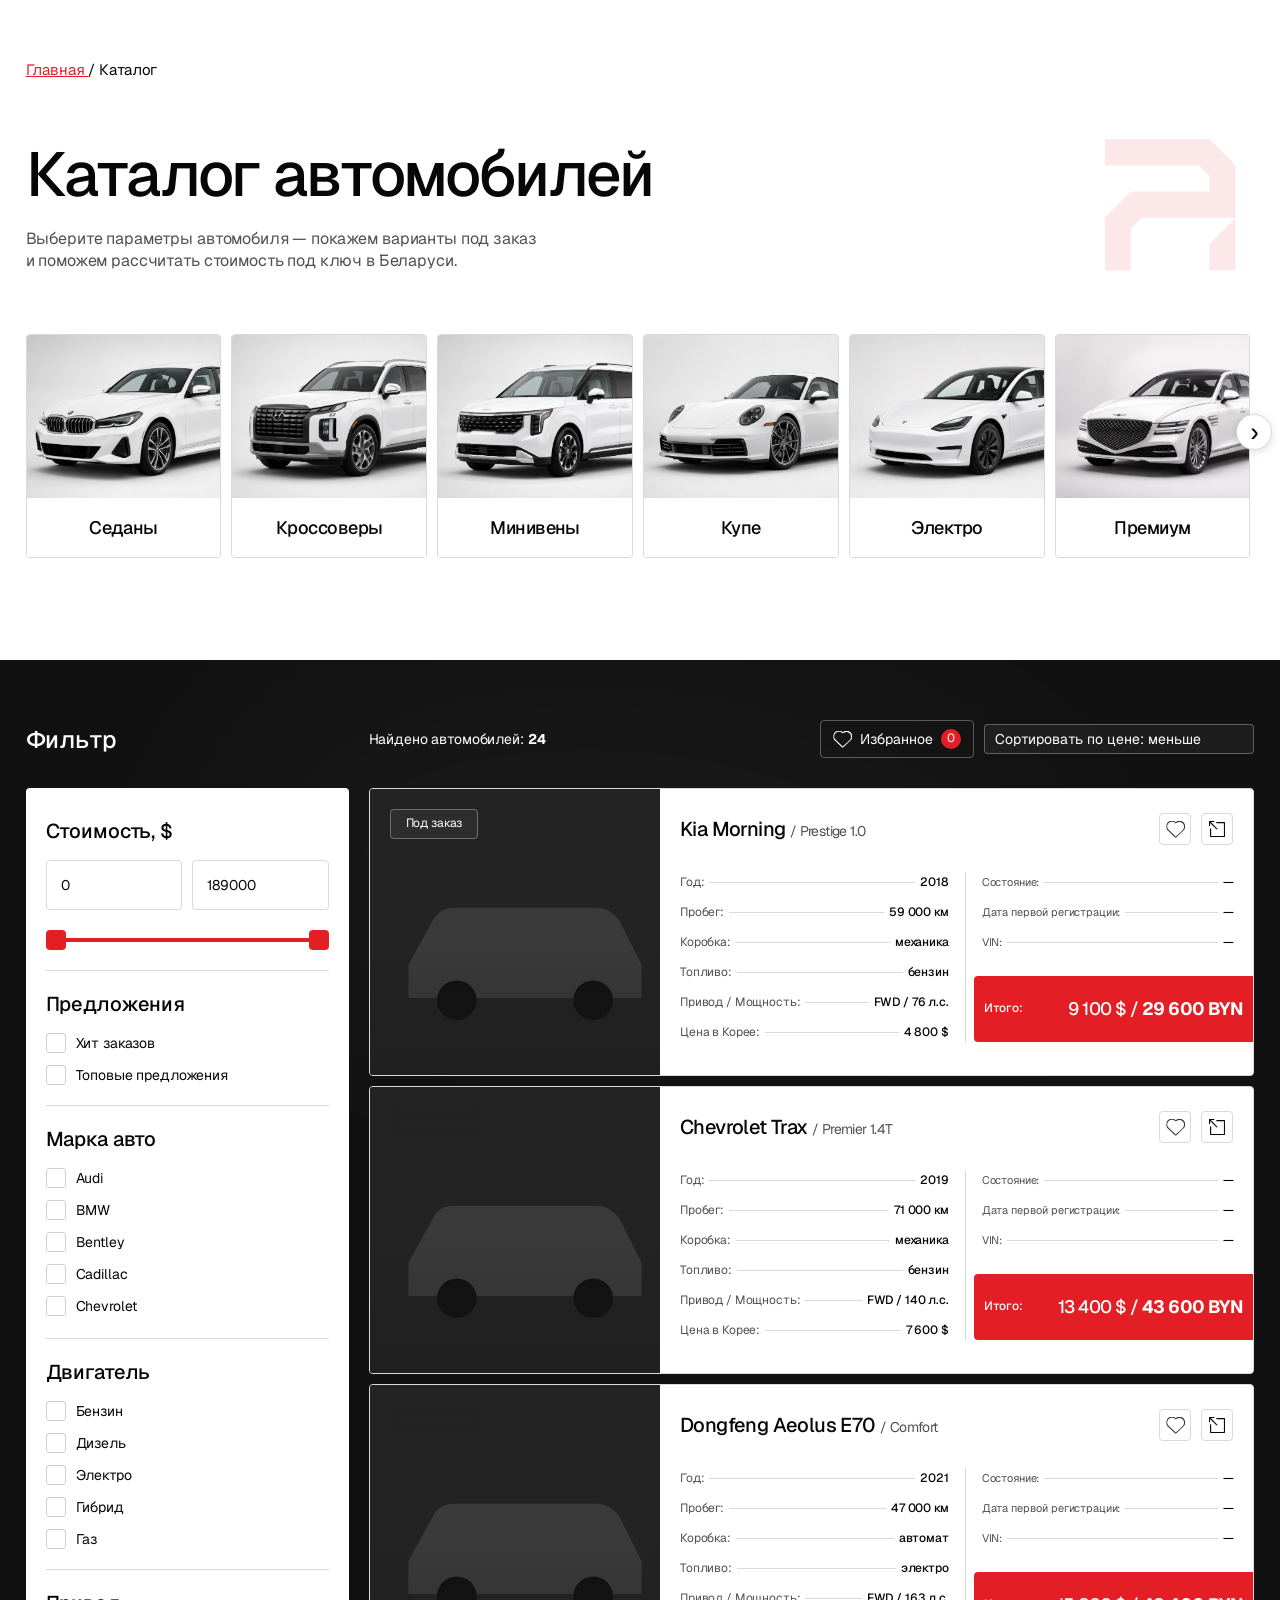
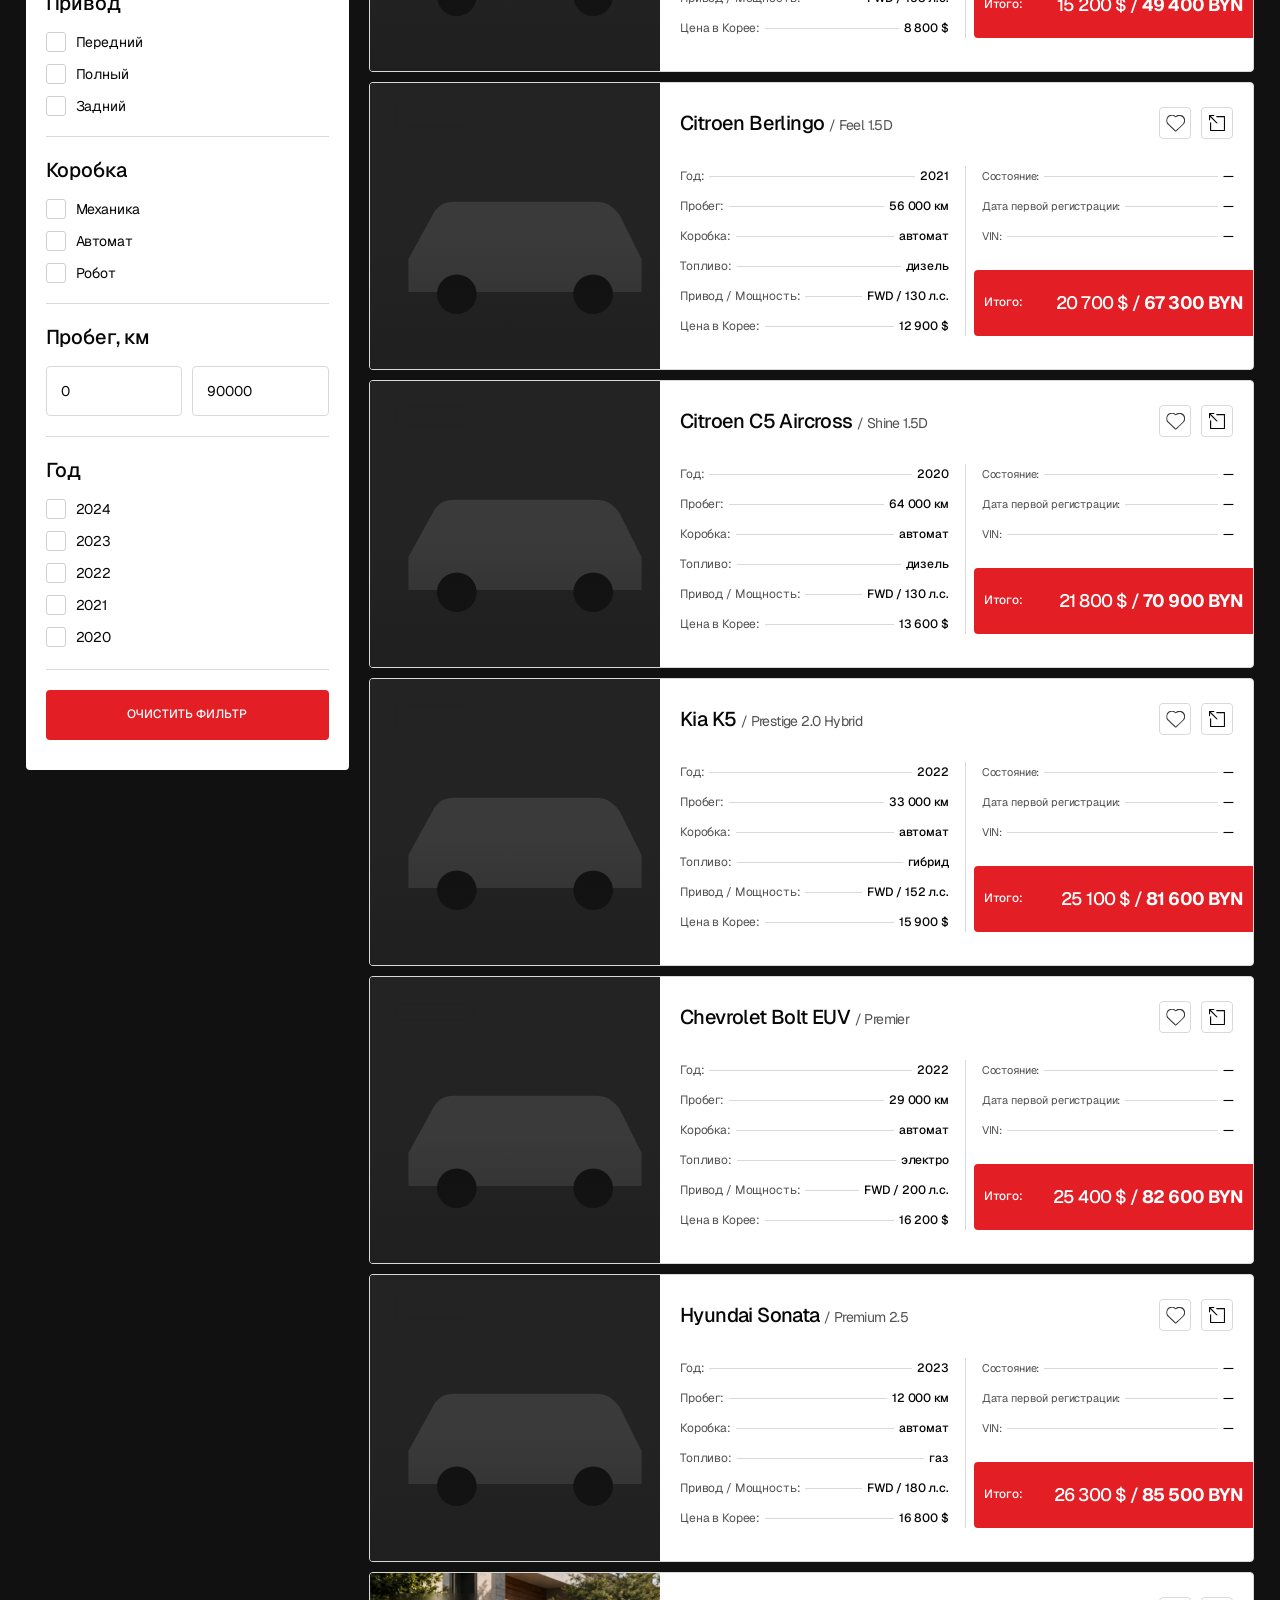
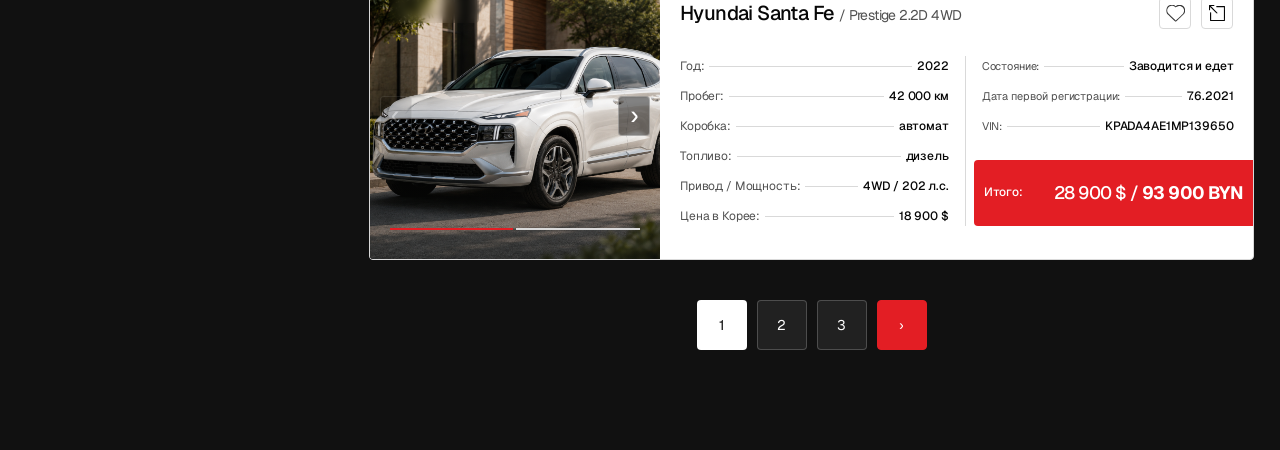
<file: index.html>
<!DOCTYPE html>
<html lang="ru">
  <head>
    <meta charset="UTF-8">
    <meta name="viewport" content="width=device-width, initial-scale=1">
    <title>
      Каталог автомобилей — AVTOPRIDE
    </title>
    <link rel="preconnect" href="https://fonts.googleapis.com">
    <link href="https://fonts.googleapis.com/css2?family=Geist:wght@400;500;600&display=swap" rel="stylesheet">
    <link rel="stylesheet" href="css/style.css?v=container">
  </head>
  <body>
    <main class="catalog">
      <section class="catalog-intro">
        <div class="catalog__container">
          <div class="breadcrumbs">
            <a href="#">
              Главная
            </a>
            /
            <span>
              Каталог
            </span>
          </div>
          <h1 class="catalog-intro__title">
            Каталог автомобилей
          </h1>
          <p class="catalog-intro__description">
            Выберите параметры автомобиля — покажем варианты под заказ и поможем рассчитать стоимость под ключ в Беларуси.
          </p>
          <div class="category-carousel">
            <div class="category-carousel__track" id="cats" role="group" aria-label="Тип автомобиля">
            </div>
            <button class="category-carousel__arrow category-carousel__arrow--previous" id="catsPrev" aria-label="Предыдущие типы автомобилей">
              ‹
            </button>
            <button class="category-carousel__arrow category-carousel__arrow--next" id="catsNext" aria-label="Следующие типы автомобилей">
              ›
            </button>
          </div>
        </div>
      </section>
      <section class="catalog-results">
        <div class="catalog__container">
          <div class="catalog-results__layout">
            <h2 class="catalog-results__filter-title">
              Фильтр
            </h2>
            <div class="catalog-toolbar">
              <span class="catalog-toolbar__result-count">
                Найдено автомобилей:
                <b id="found">
                  0
                </b>
              </span>
              <div class="catalog-toolbar__controls">
                <button class="catalog-toolbar__filter-button" id="openFilters" aria-haspopup="dialog" aria-controls="mobileFilters">
                  Фильтры
                  <span class="catalog-toolbar__filter-count" id="filterCount" hidden>
                    0
                  </span>
                </button>
                <button class="catalog-toolbar__favorites-button" id="openFavorites" aria-haspopup="dialog" aria-controls="favoritesDrawer">
                  <img class="catalog-toolbar__favorites-icon" src="assets/icons/heart.svg" alt="">
                  Избранное
                  <span class="catalog-toolbar__favorites-count" id="favoritesCount">
                    0
                  </span>
                </button>
                <select class="catalog-toolbar__sort" id="sort">
                  <option value="price-asc">
                    Сортировать по цене: меньше
                  </option>
                  <option value="price-desc">
                    Сортировать по цене: больше
                  </option>
                  <option value="year-desc">
                    Сначала новее
                  </option>
                  <option value="mileage-asc">
                    По пробегу: меньше
                  </option>
                </select>
              </div>
            </div>
            <div class="catalog-results__filter-slot" id="filterSlot">
              <aside class="catalog-filter" id="filter">
              </aside>
            </div>
            <section>
              <div class="catalog-results__list" id="grid">
              </div>
              <nav aria-label="Страницы каталога" class="pagination" id="pager">
              </nav>
            </section>
          </div>
        </div>
      </section>
    </main>
    <dialog class="filter-dialog" id="mobileFilters" aria-labelledby="mobileFilterTitle">
      <div class="filter-dialog__shell">
        <div class="filter-dialog__header">
          <h2 class="filter-dialog__title" id="mobileFilterTitle">
            Фильтры
          </h2>
          <button class="filter-dialog__close" id="closeFilters" aria-label="Закрыть фильтры">
            ×
          </button>
        </div>
        <div class="filter-dialog__content" id="mobileFilterContent">
        </div>
        <div class="filter-dialog__footer">
          <button class="filter-dialog__submit" id="showFilteredCars">
            Показать автомобили
          </button>
        </div>
      </div>
    </dialog>
    <dialog class="favorites-drawer" id="favoritesDrawer" aria-labelledby="favoritesTitle">
      <div class="favorites-drawer__header">
        <div>
          <h2 class="favorites-drawer__title" id="favoritesTitle">
            Избранные авто
          </h2>
          <p class="favorites-drawer__summary" id="favoritesSummary" aria-live="polite">
          </p>
        </div>
        <button class="favorites-drawer__close" id="closeFavorites" aria-label="Закрыть избранное">
          ×
        </button>
      </div>
      <div class="favorites-drawer__content" id="favoritesContent">
      </div>
      <div class="favorites-drawer__footer">
        Сохранённые автомобили останутся здесь при следующем посещении.
      </div>
    </dialog>
    <script src="js/data.js">
    </script>
    <script src="js/common.js">
    </script>
    <script src="js/app.js">
    </script>
  </body>
</html>
</file>
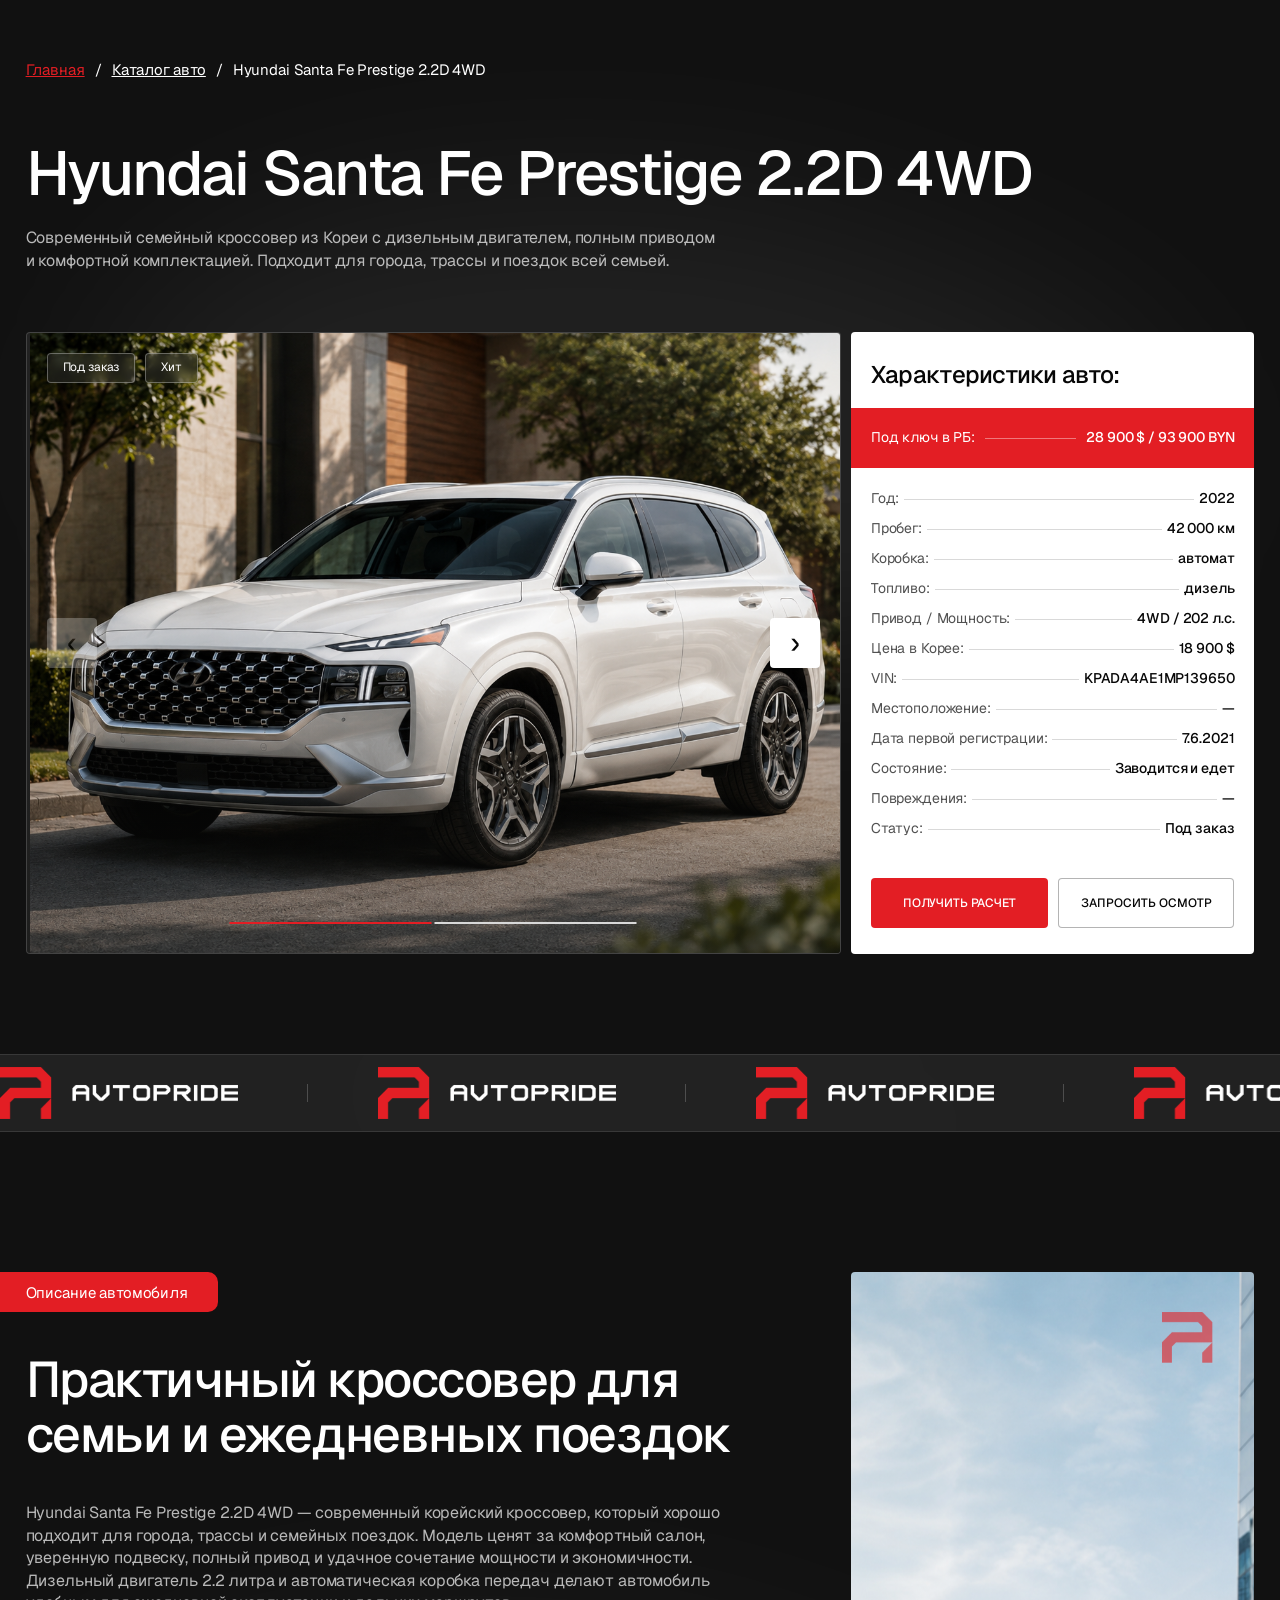
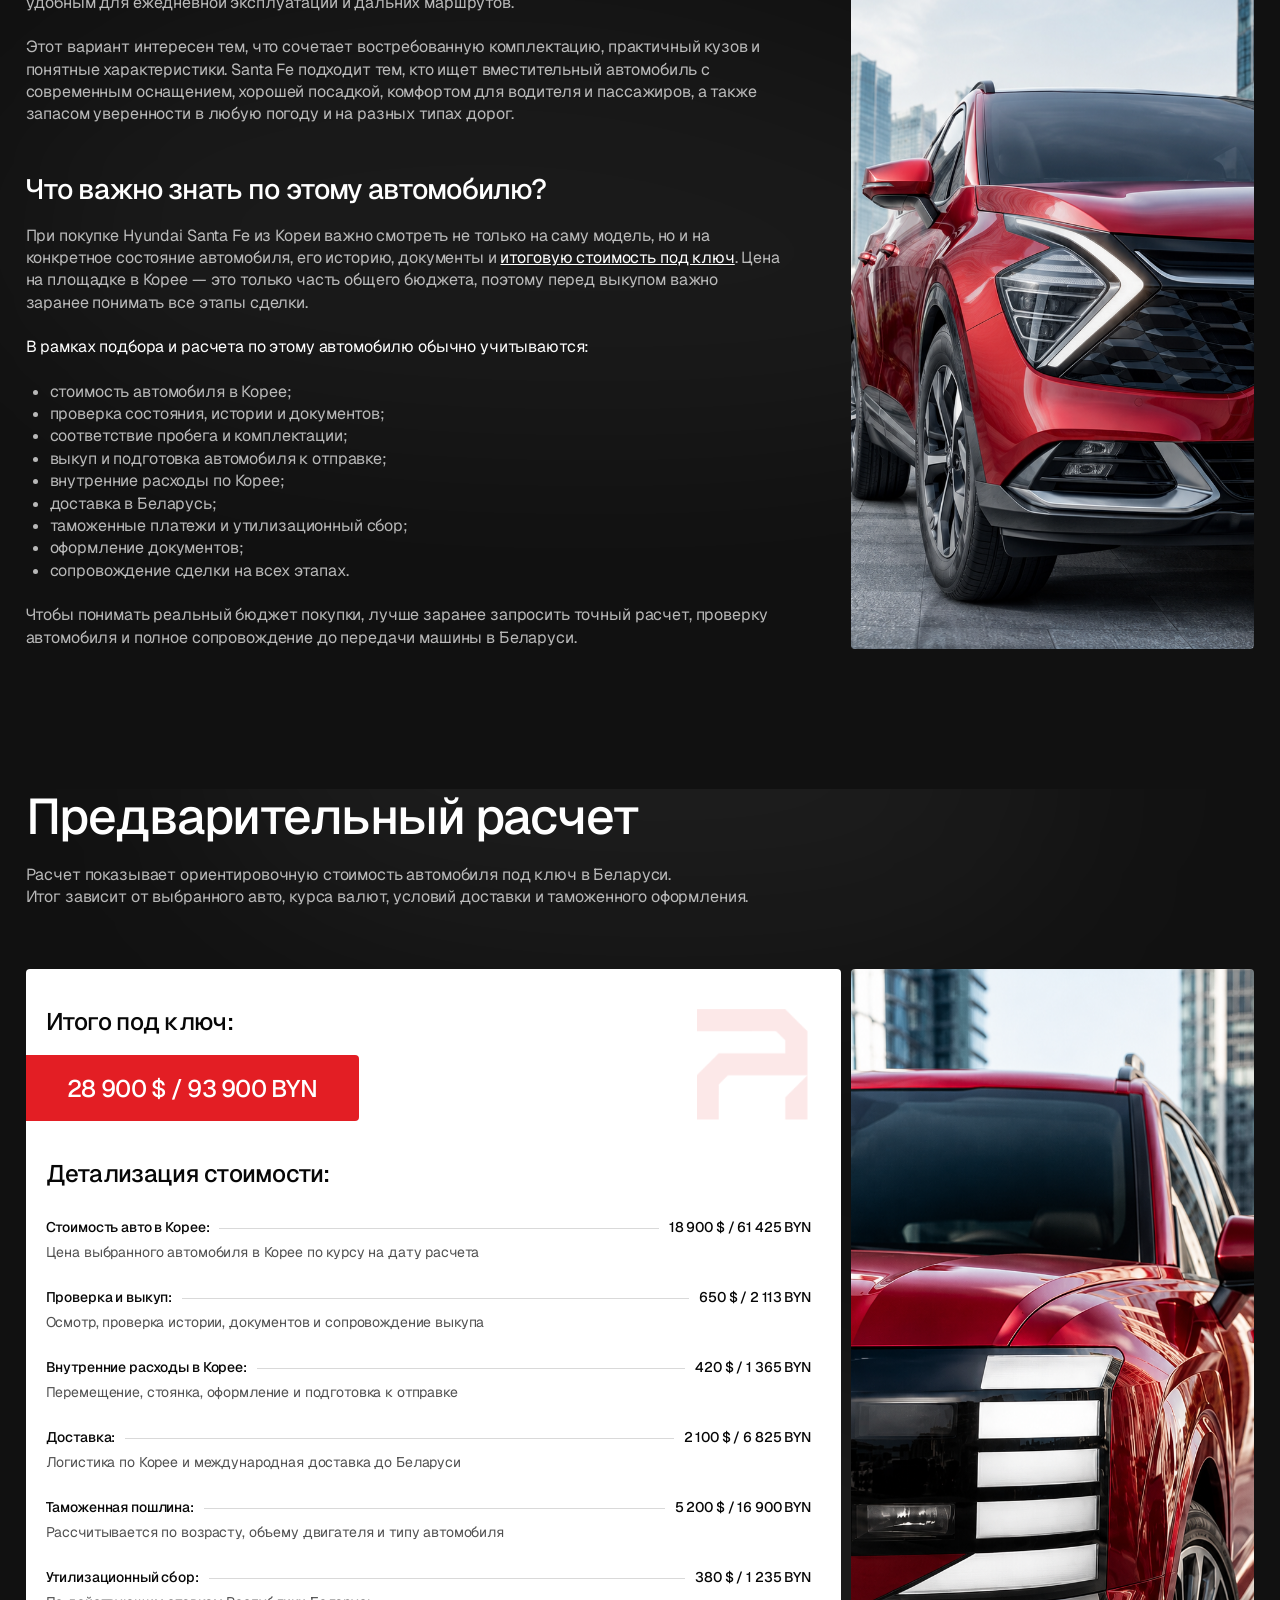
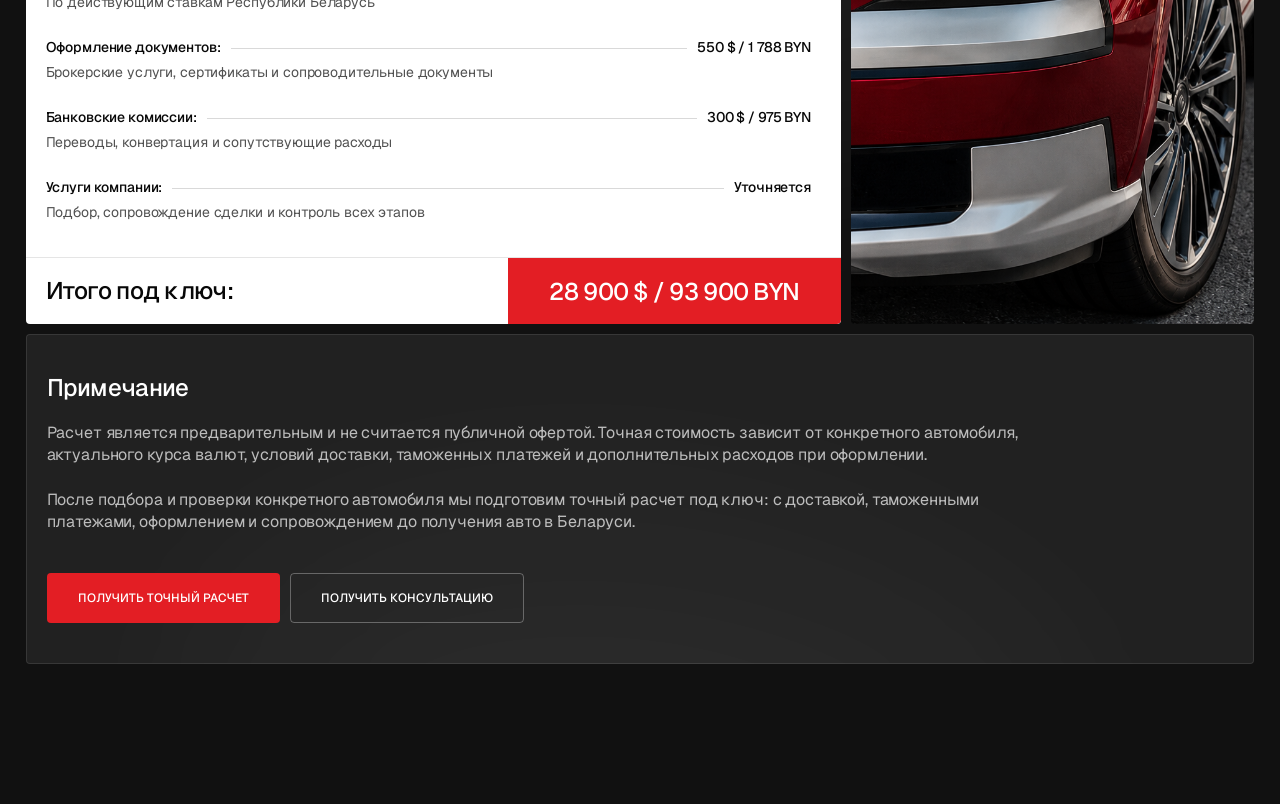
<file: car.html>
<!DOCTYPE html>
<html lang="ru">
  <head>
    <meta charset="UTF-8">
    <meta name="viewport" content="width=device-width, initial-scale=1">
    <title>
      Автомобиль — AVTOPRIDE
    </title>
    <link rel="preconnect" href="https://fonts.googleapis.com">
    <link href="https://fonts.googleapis.com/css2?family=Geist:wght@400;500;600;700&display=swap" rel="stylesheet">
    <link rel="stylesheet" href="css/style.css?v=container">
    <link rel="stylesheet" href="css/detail.css?v=container">
  </head>
  <body>
    <main class="car-detail" id="carDetail">
    </main>
    <dialog class="contact-dialog" id="contactDialog" aria-labelledby="contactTitle">
      <button class="contact-dialog__close" id="closeContact" aria-label="Закрыть окно">
        ×
      </button>
      <h2 class="contact-dialog__title" id="contactTitle">
        Свяжитесь с нами
      </h2>
      <p class="contact-dialog__description" id="contactDescription">
      </p>
      <a class="detail-button detail-button--primary" href="tel:+375447077575">
        +375 (44) 707-75-75
      </a>
      <a class="contact-dialog__email" id="contactEmail" href="mailto:info@avtopride.by">
        info@avtopride.by
      </a>
    </dialog>
    <script src="js/data.js">
    </script>
    <script src="js/common.js">
    </script>
    <script src="js/detail-data.js">
    </script>
    <script src="js/detail.js">
    </script>
  </body>
</html>
</file>
<file: css/style.css>
:root {
  /* Как на основном сайте: контент занимает 96% ширины экрана. */
  --container-gutter: 2vw;
  --bg: #111;
  --red: #e31e24;
  --ink: #070707;
  --mute: rgba(255, 255, 255, 0.7);
  --glass: linear-gradient(rgba(0, 0, 0, 0.2), rgba(0, 0, 0, 0.2)), linear-gradient(rgba(255, 255, 255, 0.1), rgba(255, 255, 255, 0.1));
}

* {
  box-sizing: border-box;
  margin: 0;
  padding: 0;
}

body {
  background: var(--bg);
  color: #fff;
  font: 400 14px/1.3 'Geist', Inter, system-ui, sans-serif;
  letter-spacing: -0.01em;
}

a {
  color: inherit;
  text-decoration: none;
}

button, select, input {
  font: inherit;
  color: inherit;
}

.catalog__container {
  width: 100%;
  margin: 0 auto;
  padding: 0 var(--container-gutter);
}

/* intro */
.breadcrumbs {
  margin: 60px 0 0;
  font-size: 15px;

  & a {
    text-decoration: underline;
  }
}

.catalog-intro__title {
  font-weight: 500;
  font-size: 62px;
  line-height: 1.1;
  letter-spacing: -0.03em;
  margin-top: 60px;
}

.catalog-intro__description {
  max-width: 514px;
  margin-top: 20px;
  font-size: 16px;
  line-height: 1.4;
  color: var(--mute);
}

/* category carousel */
.catalog-intro {
  background: #fff;
  color: var(--ink);
  padding: 60px 0 100px;

  & .catalog__container {
    position: relative;
  }

  & .catalog__container::after {
    content: '';
    position: absolute;
    right: 40px;
    top: 79px;
    width: 135px;
    height: 132px;
    background: rgba(227, 30, 36, 0.1);
    mask: url('../assets/catalog-mark.png') center/contain no-repeat;
    pointer-events: none;
  }
}

.breadcrumbs {
  margin: 0;
  font-size: 15px;

  & a {
    color: var(--red);
  }
}

.catalog-intro__description {
  color: rgba(7, 7, 7, 0.7);
}

.category-carousel {
  position: relative;
  margin-top: 60px;
}

.category-carousel__track {
  display: flex;
  gap: 10px;
  overflow-x: auto;
  scroll-snap-type: x mandatory;
  overscroll-behavior-x: contain;
  scrollbar-width: none;
  padding: 2px;

  &::-webkit-scrollbar {
    display: none;
  }
}

.category-carousel__item {
  position: relative;
  flex: 0 0 calc((100% - 50px)/6);
  height: 224px;
  border: 1px solid #d9d9d9;
  border-radius: 4px;
  overflow: hidden;
  cursor: pointer;
  background: #fff;
  text-align: center;
  scroll-snap-align: start;
  user-select: none;
}

.category-carousel__image-wrapper {
  position: absolute;
  inset: 0 0 59px;
  overflow: hidden;
}

.category-carousel__image {
  position: absolute;
  top: 0;
  left: -2.39%;
  width: 133.49%;
  height: 100%;
  max-width: none;
}

.category-carousel__item:nth-child(2) img {
  left: -3.01%;
  width: 133.06%;
}

.category-carousel__item:nth-child(3) img {
  left: -1.34%;
  width: 133.11%;
}

.category-carousel__item:nth-child(4) img {
  left: -1.69%;
  width: 133.67%;
}

.category-carousel__item:nth-child(5) img {
  left: 0;
  width: 133.67%;
}

.category-carousel__item:nth-child(6) img {
  left: -10.05%;
  top: -4.25%;
  width: 146.77%;
  height: 110%;
}

.category-carousel__item:nth-child(7) img {
  left: 0.12%;
  width: 133.72%;
}

.category-carousel__label {
  position: absolute;
  inset: auto 0 0;
  height: 59px;
  display: grid;
  place-items: center;
  background: #fff;
  color: var(--ink);
  font-weight: 500;
  font-size: 18px;
  letter-spacing: -0.03em;
}

.category-carousel__item--selected {
  border-color: var(--red);
  box-shadow: inset 0 0 0 1px var(--red);

  & span {
    color: var(--red);
  }
}

.category-carousel__item:focus-visible {
  outline: 2px solid var(--red);
  outline-offset: -3px;
}

.category-carousel__arrow {
  position: absolute;
  top: 82px;
  width: 36px;
  height: 36px;
  border: 1px solid #d9d9d9;
  border-radius: 50%;
  background: #fff;
  color: var(--ink);
  font-size: 26px;
  cursor: pointer;
  box-shadow: 0 2px 8px #0002;
}

.category-carousel__arrow--previous {
  left: -18px;
}

.category-carousel__arrow--next {
  right: -18px;
}

.category-carousel__arrow:disabled {
  visibility: hidden;
}

.category-carousel__track--dragging {
  scroll-snap-type: none;
  cursor: grabbing;

  & .category-carousel__item {
    cursor: grabbing;
  }
}

.catalog-results {
  padding: 60px 0 100px;
  position: relative;
  background: var(--bg);
  isolation: isolate;

  &::before {
    content: '';
    position: absolute;
    top: -200px;
    left: 0;
    width: 100%;
    height: 1000px;
    background: url('../assets/catalog-glow.svg') center top/auto no-repeat;
    z-index: -1;
    pointer-events: none;
    opacity: 0.6;
  }
}

/* layout */
.catalog-results__layout {
  display: grid;
  grid-template-columns: 323px minmax(0, 1fr);
  column-gap: 20px;
  margin-top: 0;
  align-items: start;
}

.catalog-results__filter-title {
  font-weight: 500;
  font-size: 24px;
  align-self: center;
  margin-bottom: 30px;
}

.catalog-toolbar {
  display: flex;
  justify-content: space-between;
  align-items: center;
  margin-bottom: 30px;
  gap: 16px;
}

.catalog-toolbar__controls {
  display: flex;
  gap: 10px;
  align-items: center;
}

.catalog-toolbar__sort {
  height: 30px;
  border: 1px solid rgba(255, 255, 255, 0.3);
  background: rgba(255, 255, 255, 0.05);
  border-radius: 4px;
  cursor: pointer;
}

.catalog-toolbar__sort {
  width: 270px;
  padding: 0 10px;
  appearance: none;

  & option {
    color: #000;
  }
}

/* filter panel */
.catalog-filter {
  background: #fff;
  color: var(--ink);
  border-radius: 4px;
  padding: 30px 20px 30px;
  font-size: 14px;
}

.catalog-filter__group {
  padding-bottom: 20px;
  margin-bottom: 20px;
  border-bottom: 1px solid #d9d9d9;
}

.catalog-filter__heading {
  font-weight: 500;
  font-size: 20px;
  margin-bottom: 16px;
}

.catalog-filter__options {
  display: flex;
  flex-direction: column;
  gap: 12px;

  &.catalog-filter__options--scrollable {
    max-height: 150px;
    overflow: auto;
    padding-right: 14px;
  }

  &.catalog-filter__options--scrollable::-webkit-scrollbar {
    width: 4px;
  }

  &.catalog-filter__options--scrollable::-webkit-scrollbar-thumb {
    background: var(--red);
  }

  &.catalog-filter__options--scrollable::-webkit-scrollbar-track {
    background: #d9d9d9;
  }
}

.catalog-filter__option {
  display: flex;
  gap: 10px;
  align-items: center;
  cursor: pointer;

  & input {
    appearance: none;
    width: 20px;
    height: 20px;
    border: 1px solid #cfcfcf;
    border-radius: 3px;
    display: grid;
    place-items: center;
    flex: none;
  }

  & input:checked {
    background: var(--red);
    border-color: var(--red);
  }

  & input:checked::after {
    content: '';
    width: 5px;
    height: 9px;
    border: solid #fff;
    border-width: 0 2px 2px 0;
    transform: rotate(45deg) translate(-1px, -1px);
  }
}

.catalog-filter__range-inputs {
  display: flex;
  gap: 10px;

  & input {
    width: 100%;
    height: 50px;
    border: 1px solid #d9d9d9;
    border-radius: 4px;
    padding: 0 14px;
    background: #fff;
    color: var(--ink);
  }
}

.catalog-filter__range-slider {
  position: relative;
  height: 20px;
  margin-top: 20px;

  &::before {
    content: '';
    position: absolute;
    inset: 8px 0 auto;
    height: 4px;
    background: #d9d9d9;
    border-radius: 2px;
  }

  & .catalog-filter__range-fill {
    position: absolute;
    top: 8px;
    height: 4px;
    background: var(--red);
  }

  & input {
    position: absolute;
    inset: 0;
    width: 100%;
    appearance: none;
    background: none;
    pointer-events: none;
  }

  & input::-webkit-slider-thumb {
    appearance: none;
    pointer-events: auto;
    width: 20px;
    height: 20px;
    background: var(--red);
    border-radius: 4px;
    cursor: pointer;
  }

  & input::-moz-range-thumb {
    pointer-events: auto;
    width: 20px;
    height: 20px;
    background: var(--red);
    border: 0;
    border-radius: 4px;
    cursor: pointer;
  }
}

.catalog-filter__reset {
  width: 100%;
  height: 50px;
  background: var(--red);
  color: #fff;
  border: 0;
  border-radius: 4px;
  text-transform: uppercase;
  font-weight: 500;
  font-size: 12px;
  cursor: pointer;
}

/* list cards: photo, specifications, vehicle details and total */
.catalog-results__list {
  display: grid;
  grid-template-columns: 1fr;
  gap: 10px;
  min-width: 0;
}

.car-card {
  background: #fff;
  color: var(--ink);
  border-radius: 4px;
  overflow: hidden;
  display: grid;
  grid-template-columns: minmax(230px, 32.86%) minmax(0, 1fr);
  border: 1px solid #d9d9d9;
  min-height: 286px;
}

.photo-gallery {
  position: relative;
  min-height: 286px;
  background: #222;
  overflow: hidden;
}

.photo-gallery__track {
  position: absolute;
  inset: 0;
  display: flex;
  overflow-x: auto;
  scroll-snap-type: x mandatory;
  scrollbar-width: none;
  overscroll-behavior-x: contain;

  &::-webkit-scrollbar {
    display: none;
  }
}

.photo-gallery__slide {
  position: relative;
  flex: 0 0 100%;
  height: 100%;
  overflow: hidden;
  scroll-snap-align: start;
  scroll-snap-stop: always;
}

.photo-gallery__image {
  position: absolute;
  height: 100%;
  width: 114.07%;
  left: -3.56%;
  object-fit: cover;
  display: block;
  user-select: none;
}

.photo-gallery--multiple .photo-gallery__track {
  cursor: grab;
}

.photo-gallery__track--dragging {
  cursor: grabbing;
  scroll-snap-type: none;
}

.photo-gallery__track:focus-visible {
  outline: 2px solid var(--red);
  outline-offset: -2px;
}

.photo-gallery__arrow {
  position: absolute;
  top: 50%;
  transform: translateY(-50%);
  z-index: 2;
  width: 32px;
  height: 40px;
  background: #0007;
  border: 1px solid #fff5;
  border-radius: 4px;
  color: #fff;
  font-size: 26px;
  cursor: pointer;
}

.photo-gallery__arrow--previous {
  left: 10px;
}

.photo-gallery__arrow--next {
  right: 10px;
}

.photo-gallery__arrow:disabled {
  opacity: 0.25;
  cursor: default;
}

.photo-gallery::after {
  content: '';
  position: absolute;
  inset: 0;
  background: linear-gradient(transparent 56%, rgba(25, 26, 24, 0.4));
  pointer-events: none;
}

.photo-gallery__badge {
  position: absolute;
  left: 20px;
  top: 20px;
  height: 30px;
  padding: 0 15px;
  display: flex;
  align-items: center;
  border: 0.5px solid rgba(255, 255, 255, 0.3);
  border-radius: 4px;
  background: var(--glass);
  backdrop-filter: blur(5px);
  color: #fff;
  font-size: 12px;
  z-index: 1;
}

.photo-gallery__indicators {
  position: absolute;
  left: 20px;
  right: 20px;
  bottom: 20px;
  display: flex;
  gap: 3px;
  z-index: 2;
}

.photo-gallery__indicator {
  position: relative;
  flex: 1;
  min-width: 0;
  height: 20px;
  border: 0;
  background: transparent;
  cursor: pointer;

  &::after {
    content: '';
    position: absolute;
    left: 0;
    right: 0;
    top: 9px;
    height: 2px;
    background: #d9d9d9;
  }

  &.photo-gallery__indicator--active::after {
    background: var(--red);
  }

  &:focus-visible {
    outline: 2px solid #fff;
  }
}

.car-card__body {
  padding: 23px 20px 30px 30px;
  min-width: 0;
}

.car-card__heading {
  display: flex;
  align-items: center;
  justify-content: space-between;
  gap: 12px;
  margin-bottom: 23px;
  min-height: 40px;
}

.car-card__title {
  font-weight: 500;
  font-size: 24px;
  line-height: 1.1;
  letter-spacing: -0.03em;
}

.car-card__trim {
  font-weight: 400;
  font-size: 18px;
  color: rgba(7, 7, 7, 0.7);
}

.car-card__actions {
  display: flex;
  gap: 10px;
  flex-shrink: 0;
}

.car-card__actions button, .car-card__actions a {
  width: 40px;
  height: 40px;
  background: #fff;
  border: 1px solid #d9d9d9;
  border-radius: 4px;
  display: grid;
  place-items: center;
  cursor: pointer;
}

.car-card__actions .car-card__action--selected {
  border-color: var(--red);
  background: #fff0f0;
}

.car-card__actions .car-card__action--selected img {
  filter: invert(21%) sepia(100%) saturate(3178%) hue-rotate(342deg) brightness(91%) contrast(97%);
}

.car-card__details {
  display: grid;
  grid-template-columns: minmax(0, 1fr) minmax(0, 1fr);
  gap: 30px;
}

.car-specs {
  list-style: none;
  display: flex;
  flex-direction: column;
  gap: 10px;
  font-size: 14px;
  line-height: 20px;
}

.car-specs__item {
  display: flex;
  align-items: baseline;
  gap: 10px;
  min-width: 0;
}

.car-specs__label {
  color: rgba(7, 7, 7, 0.7);
  flex-shrink: 0;
}

.car-specs__separator {
  flex: 1;
  border-bottom: 1px solid #d9d9d9;
  min-width: 5px;
  transform: translateY(-3px);
}

.car-specs__value {
  font-weight: 500;
  text-align: right;
  overflow-wrap: anywhere;
}

.car-card__extra {
  border-left: 1px solid #d9d9d9;
  padding-left: 30px;
  display: flex;
  flex-direction: column;
  min-width: 0;
}

.car-card__price {
  display: flex;
  justify-content: space-between;
  align-items: center;
  gap: 12px;
  background: var(--red);
  color: #fff;
  min-height: 66px;
  margin-top: auto;
  margin-left: -15px;
  margin-right: -20px;
  padding: 15px;
  border-radius: 4px 0 0 4px;
  font-weight: 500;

  &>span:first-child {
    font-size: 16px;
  }

  &>span:last-child {
    font-size: 24px;
    letter-spacing: -0.03em;
    text-align: right;
  }

  & b {
    font-weight: 700;
  }
}

.catalog-results__empty {
  padding: 80px 20px;
  text-align: center;
  border: 1px dashed rgba(255, 255, 255, 0.3);
  border-radius: 4px;
  color: var(--mute);
}

/* pagination */
.pagination {
  display: flex;
  gap: 10px;
  justify-content: center;
  margin-top: 40px;
}

.pagination__button {
  width: 50px;
  height: 50px;
  border-radius: 4px;
  border: 1px solid rgba(255, 255, 255, 0.2);
  background: var(--glass);
  cursor: pointer;
}

.pagination .pagination__button--active {
  background: #fff;
  color: var(--ink);
}

.pagination .pagination__button--next {
  background: var(--red);
  border-color: var(--red);
}

.pagination__button:disabled {
  opacity: 0.4;
  cursor: default;
}

.pagination__ellipsis {
  align-self: center;
  width: 30px;
  text-align: center;
}

/* The list design is adapted to the existing sidebar width. */
@media (min-width: 901px) {
  .car-card__body {
    padding: 20px;
  }

  .car-card__title {
    font-size: 20px;
  }

  .car-card__trim {
    font-size: 14px;
  }

  .car-card__details {
    gap: 16px;
  }

  .car-card__extra {
    padding-left: 16px;
  }

  .car-specs {
    font-size: 12px;
  }

  .car-specs__item {
    gap: 5px;
  }

  .car-card__extra .car-specs__item {
    flex-wrap: wrap;
    gap: 0 5px;
  }

  .car-card__extra .car-specs__item span {
    font-size: 11px;
  }

  .car-card__extra .car-specs__item b {
    margin-left: auto;
  }

  .car-card__price {
    margin-left: -8px;
    margin-right: -20px;
    padding: 12px 10px;

    &>span:last-child {
      font-size: 18px;
    }

    &>span:first-child {
      font-size: 12px;
    }
  }

  .car-card__actions button, .car-card__actions a {
    width: 32px;
    height: 32px;
  }
}

@media (max-width: 1150px) and (min-width: 901px) {
  .catalog-results__layout {
    grid-template-columns: 270px minmax(0, 1fr);
  }

  .car-card {
    grid-template-columns: 210px minmax(0, 1fr);
  }

  .car-card__details {
    grid-template-columns: 1fr;
  }

  .car-card__extra {
    border-left: 0;
    padding-left: 0;
    gap: 16px;
  }

  .car-card__price {
    margin: 0 -20px -20px;
    border-radius: 0;
  }

  .car-card__heading {
    align-items: flex-start;
  }

  .catalog-toolbar {
    flex-wrap: wrap;
  }
}

@media (max-width: 900px) {
  .catalog-results__layout {
    grid-template-columns: 1fr;
    row-gap: 20px;
  }

  .catalog-results__filter-title {
    margin-bottom: 0;
  }

  .catalog-intro__title {
    font-size: 40px;
  }

  .category-carousel__item {
    flex-basis: calc((100% - 20px)/3);
  }

  .car-card {
    grid-template-columns: 30% minmax(0, 1fr);
  }

  .car-card__body {
    padding: 20px;
  }

  .car-card__title {
    font-size: 20px;
  }

  .car-card__trim {
    font-size: 14px;
  }

  .car-card__details {
    gap: 15px;
  }

  .car-card__extra {
    padding-left: 15px;
  }

  .car-specs {
    font-size: 12px;
  }

  .car-specs__item {
    gap: 5px;
  }

  .car-card__extra .car-specs__item {
    flex-wrap: wrap;
  }

  .car-card__extra .car-specs__item b {
    margin-left: auto;
  }

  .car-card__price>span:last-child {
    font-size: 18px;
  }

  .car-card__price>span:first-child {
    font-size: 12px;
  }

  .catalog-toolbar {
    margin-bottom: 0;
  }

  .catalog-filter {
    margin-bottom: 10px;
  }
}

@media (max-width: 600px) {
  .catalog__container {
    padding: 0 var(--container-gutter);
  }

  .catalog-intro {
    padding: 30px 0 40px;

    & .catalog__container::after {
      display: none;
    }
  }

  .breadcrumbs {
    font-size: 13px;
  }

  .catalog-intro__title {
    margin-top: 30px;
    font-size: 36px;
  }

  .catalog-intro__description {
    font-size: 14px;
  }

  .category-carousel {
    margin-top: 30px;
  }

  .category-carousel__item {
    flex-basis: calc((100% - 10px)/2);
    height: 190px;
  }

  .category-carousel__image-wrapper {
    bottom: 50px;
  }

  .category-carousel__label {
    height: 50px;
    font-size: 16px;
  }

  .category-carousel__arrow {
    top: 65px;
    width: 30px;
    height: 30px;
  }

  .category-carousel__arrow--previous {
    left: -10px;
  }

  .category-carousel__arrow--next {
    right: -10px;
  }

  .catalog-results {
    padding: 30px 0 50px;
  }

  .catalog-toolbar__sort {
    width: 100%;
  }

  .catalog-toolbar {
    flex-direction: column;
    align-items: stretch;
  }

  .car-card {
    grid-template-columns: 1fr;
  }

  .photo-gallery {
    min-height: 0;
    height: 260px;
  }

  .car-card__body {
    padding: 20px;
  }

  .car-card__heading {
    align-items: flex-start;
  }

  .car-card__details {
    grid-template-columns: 1fr;
    gap: 20px;
  }

  .car-card__extra {
    border-left: 0;
    border-top: 1px solid #d9d9d9;
    padding: 20px 0 0;
    gap: 20px;
  }

  .car-specs {
    font-size: 14px;
  }

  .car-card__price {
    margin: 0 -20px -20px;
    border-radius: 0;
    padding: 20px;

    &>span:last-child {
      font-size: 22px;
    }

    &>span:first-child {
      font-size: 14px;
    }
  }
}

@media (prefers-reduced-motion:reduce) {
  * {
    scroll-behavior: auto!important;
  }
}

.car-dialog {
  margin: auto;
  padding: 50px 20px 20px;
  max-width: 1100px;
  width: calc(100% - 32px);
  max-height: 90vh;
  overflow: auto;
  border: 0;
  border-radius: 4px;
  background: #111;
  color: #fff;

  &::backdrop {
    background: #000a;
  }
}

.car-dialog__close {
  position: absolute;
  right: 20px;
  top: 10px;
  border: 0;
  background: transparent;
  font-size: 28px;
  cursor: pointer;
}

.car-dialog .car-card__actions {
  display: none;
}

/* Figma icons were exported without their 180-degree layer rotation. */
.car-card__actions img {
  transform: rotate(180deg);
}

/* Mobile filter dialog shares the desktop filter controls. */
.catalog-results__filter-slot {
  display: contents;
}

.catalog-toolbar__filter-button {
  display: none;
}

.filter-dialog {
  margin: auto;
  width: min(480px, calc(100% - 24px));
  max-height: calc(100dvh - 24px);
  padding: 0;
  border: 0;
  border-radius: 12px;
  background: #fff;
  color: var(--ink);
  overflow: hidden;

  &::backdrop {
    background: rgba(0, 0, 0, 0.65);
    backdrop-filter: blur(3px);
  }
}

.filter-dialog__shell {
  display: flex;
  flex-direction: column;
  max-height: calc(100dvh - 24px);
}

.filter-dialog__header {
  display: flex;
  align-items: center;
  justify-content: space-between;
  gap: 16px;
  padding: 18px 20px;
  border-bottom: 1px solid #e3e3e3;
  flex: none;

  & h2 {
    font-size: 24px;
    font-weight: 500;
  }

  & button {
    width: 36px;
    height: 36px;
    border: 1px solid #d9d9d9;
    border-radius: 4px;
    background: #fff;
    color: var(--ink);
    font-size: 26px;
    cursor: pointer;
  }
}

.filter-dialog__content {
  overflow-y: auto;
  overscroll-behavior-y: contain;
  min-height: 0;

  & .catalog-filter {
    margin: 0;
    padding: 24px 20px;
    border-radius: 0;
  }
}

.filter-dialog__footer {
  padding: 16px 20px max(16px, env(safe-area-inset-bottom));
  border-top: 1px solid #e3e3e3;
  background: #fff;
  flex: none;
}

.filter-dialog__submit {
  width: 100%;
  min-height: 50px;
  padding: 12px;
  border: 0;
  border-radius: 4px;
  background: var(--red);
  color: #fff;
  font-weight: 500;
  cursor: pointer;
}

html:has(.filter-dialog[open]) {
  overflow: hidden;
}

@media (max-width: 900px) {
  .catalog-results__filter-title {
    display: none;
  }

  .catalog-toolbar__controls {
    width: 100%;
  }

  .catalog-toolbar__filter-button {
    display: flex;
    align-items: center;
    justify-content: center;
    gap: 8px;
    min-height: 44px;
    padding: 0 18px;
    border: 1px solid #fff4;
    border-radius: 4px;
    background: #fff;
    color: var(--ink);
    font-weight: 500;
    cursor: pointer;

    & span {
      display: grid;
      place-items: center;
      min-width: 22px;
      height: 22px;
      padding: 0 5px;
      background: var(--red);
      color: #fff;
      border-radius: 50%;
      font-size: 12px;
    }

    & span[hidden] {
      display: none;
    }
  }

  .catalog-toolbar__controls .catalog-toolbar__sort {
    min-height: 44px;
    flex: 1;
    min-width: 0;
  }

  .catalog-toolbar {
    flex-wrap: wrap;
  }
}

@media (max-width: 600px) {
  .catalog-toolbar__controls {
    gap: 10px;
  }

  .catalog-toolbar__filter-button {
    padding: 0 14px;
  }

  .catalog-toolbar__controls .catalog-toolbar__sort {
    font-size: 12px;
    width: auto;
  }

  .filter-dialog__content .catalog-filter__range-inputs input {
    min-width: 0;
  }
}

/* Метки фотогалереи группируются одинаково в каталоге и на странице авто. */
.photo-gallery__badges {
  position: absolute;
  left: 20px;
  top: 20px;
  z-index: 1;
  display: flex;
  flex-wrap: wrap;
  gap: 10px;
  max-width: calc(100% - 40px);

  & .photo-gallery__badge {
    position: static;
  }
}

/* Избранное: компактная кнопка и правая панель поверх каталога. */
.catalog-toolbar__favorites-button {
  display: inline-flex;
  align-items: center;
  justify-content: center;
  gap: 8px;
  min-height: 36px;
  padding: 8px 12px;
  border: 1px solid #ffffff4d;
  border-radius: 4px;
  background: transparent;
  color: #fff;
  cursor: pointer;
  white-space: nowrap;
}

.catalog-toolbar__favorites-icon {
  transform: rotate(180deg);
  filter: brightness(0) invert(1);
}

.catalog-toolbar__favorites-count {
  min-width: 20px;
  padding: 2px 5px;
  border-radius: 12px;
  background: var(--red);
  color: #fff;
  font-size: 12px;
}

.favorites-drawer {
  position: fixed;
  inset: 0 0 0 auto;
  margin: 0;
  width: min(600px, 100%);
  max-width: 100%;
  height: 100dvh;
  max-height: 100dvh;
  padding: 0;
  border: 0;
  background: #fff;
  color: var(--ink);
  overflow: hidden;
  box-shadow: -12px 0 50px #0003;
}

.favorites-drawer[open] {
  display: flex;
  flex-direction: column;
  animation: favorites-drawer-enter 280ms ease-out;
}

.favorites-drawer.favorites-drawer--closing {
  animation: favorites-drawer-exit 220ms ease-in forwards;
}

.favorites-drawer::backdrop {
  background: #0009;
}

.favorites-drawer__header {
  display: flex;
  justify-content: space-between;
  align-items: center;
  gap: 20px;
  padding: 30px;
  border-bottom: 1px solid #e5e5e5;
  flex: none;
}

.favorites-drawer__title {
  font-size: 28px;
  font-weight: 500;
  letter-spacing: -0.03em;
}

.favorites-drawer__summary {
  margin-top: 8px;
  color: #07070799;
  font-size: 14px;
}

.favorites-drawer__close {
  flex: none;
  width: 40px;
  height: 40px;
  border: 1px solid #d9d9d9;
  border-radius: 4px;
  background: #fff;
  font-size: 28px;
  cursor: pointer;
}

.favorites-drawer__content {
  min-height: 0;
  flex: 1;
  padding: 10px 30px;
  overflow-y: auto;
  overscroll-behavior: contain;
}

.favorites-drawer__footer {
  flex: none;
  border-top: 1px solid #e5e5e5;
  padding: 20px 30px max(20px, env(safe-area-inset-bottom));
  color: #07070799;
  font-size: 13px;
  line-height: 1.5;
}

.favorite-row {
  display: grid;
  grid-template-columns: 120px minmax(0, 1fr) 32px;
  gap: 16px;
  align-items: start;
  padding: 20px 0;
  border-bottom: 1px solid #e5e5e5;

  &:last-child {
    border-bottom: 0;
  }
}

.favorite-row__image-link {
  display: block;
  height: 100px;
  border-radius: 4px;
  overflow: hidden;
  background: #222;
}

.favorite-row__image {
  width: 100%;
  height: 100%;
  object-fit: cover;
  display: block;
}

.favorite-row__title {
  display: block;
  font-size: 18px;
  line-height: 1.2;
  font-weight: 500;
  letter-spacing: -0.03em;

  &:hover {
    color: var(--red);
  }
}

.favorite-row__trim {
  margin-top: 5px;
  font-size: 12px;
  line-height: 1.4;
  color: #07070799;
}

.favorite-row__specs {
  margin-top: 8px;
  font-size: 12px;
  color: #07070799;
}

.favorite-row__price {
  margin-top: 10px;
  font-size: 18px;
  font-weight: 500;
  color: var(--red);
}

.favorite-row__currency {
  font-size: 12px;
  white-space: nowrap;
  color: #07070799;
  font-weight: 400;
}

.favorite-row__remove {
  width: 32px;
  height: 32px;
  border: 1px solid #d9d9d9;
  border-radius: 4px;
  background: #fff;
  color: #07070799;
  font-size: 24px;
  cursor: pointer;

  &:hover {
    border-color: var(--red);
    color: var(--red);
  }
}

.favorites-drawer__empty {
  display: flex;
  flex-direction: column;
  align-items: center;
  justify-content: center;
  min-height: 100%;
  padding: 40px 10px;
  text-align: center;
  color: #07070799;
  line-height: 1.5;
}

.favorites-drawer__empty-icon {
  transform: rotate(180deg);
  margin-bottom: 20px;
}

.favorites-drawer__empty-title {
  margin-bottom: 12px;
  color: var(--ink);
  font-size: 22px;
  font-weight: 500;
}

html:has(.favorites-drawer[open]) {
  overflow: hidden;
}

@keyframes favorites-drawer-enter {
  from { transform: translateX(100%); }
  to { transform: translateX(0); }
}

@keyframes favorites-drawer-exit {
  from { transform: translateX(0); }
  to { transform: translateX(100%); }
}

@media (max-width: 1200px) {
  .catalog-toolbar {
    flex-wrap: wrap;
  }

  .catalog-toolbar__controls {
    flex-wrap: wrap;
  }
}

@media (max-width: 900px) {
  .catalog-toolbar__favorites-button {
    min-height: 44px;
  }
}

@media (max-width: 600px) {
  .catalog-toolbar__filter-button,
  .catalog-toolbar__favorites-button {
    flex: 1;
  }

  .catalog-toolbar__controls .catalog-toolbar__sort {
    flex-basis: 100%;
  }

  .favorites-drawer__header {
    padding: 24px 16px;
  }

  .favorites-drawer__content {
    padding: 0 var(--container-gutter);
  }

  .favorites-drawer__footer {
    padding-left: 16px;
    padding-right: 16px;
  }

  .favorite-row {
    grid-template-columns: 88px minmax(0, 1fr) 28px;
    gap: 12px;
  }

  .favorite-row__image-link {
    height: 88px;
  }

  .favorite-row__title,
  .favorite-row__price {
    font-size: 16px;
  }

  .favorite-row__remove {
    width: 28px;
    height: 32px;
  }

  .favorite-row__currency {
    display: block;
    margin-top: 3px;
  }
}

@media (prefers-reduced-motion: reduce) {
  .favorites-drawer[open],
  .favorites-drawer.favorites-drawer--closing {
    animation: none;
  }
}
</file>
<file: css/detail.css>
/* Детальная страница. Общая галерея и характеристики переиспользуются из style.css. */
.car-detail {
  overflow: hidden;
  padding-bottom: 140px;
}

.detail-hero {
  position: relative;
  padding-top: 60px;
  isolation: isolate;

  &::before {
    content: '';
    position: absolute;
    inset: 0;
    background: url('../assets/detail/hero-glow.svg') center top / auto no-repeat;
    z-index: -1;
    pointer-events: none;
  }

  &::after {
    content: '';
    position: absolute;
    top: 154px;
    right: var(--container-gutter);
    width: 217px;
    height: 211px;
    background: url('../assets/detail/hero-mark.png') center / contain no-repeat;
    opacity: 0.05;
    pointer-events: none;
  }
}

.detail-hero__breadcrumbs {
  display: flex;
  align-items: baseline;
  flex-wrap: wrap;
  gap: 10px;
  font-size: 15px;
  line-height: 19px;

  & a {
    text-decoration: underline;
  }

  & a:first-child {
    color: var(--red);
  }
}

.detail-hero__title {
  max-width: 1050px;
  margin-top: 60px;
  font-size: 62px;
  font-weight: 500;
  line-height: 1.1;
  letter-spacing: -0.03em;
}

.detail-hero__description {
  max-width: 691px;
  margin-top: 20px;
  color: var(--mute);
  font-size: 16px;
  line-height: 1.4;
}

.detail-hero__content {
  display: grid;
  grid-template-columns: minmax(0, 903fr) minmax(0, 447fr);
  gap: 10px;
  margin-top: 60px;
}

.detail-hero__gallery .photo-gallery {
  height: 622px;
  border: 1px solid #ffffff26;
  border-radius: 4px;
}

.detail-hero__gallery .photo-gallery__image {
  width: 99.61%;
  height: 111.31%;
  left: 0.39%;
  top: -5.68%;
}

.detail-hero__gallery .photo-gallery__arrow {
  width: 50px;
  height: 50px;
  background: #fff;
  color: var(--ink);
  font-size: 30px;
}

.detail-hero__gallery .photo-gallery__arrow--previous {
  left: 20px;
}

.detail-hero__gallery .photo-gallery__arrow--next {
  right: 20px;
}

.detail-hero__gallery .photo-gallery__indicators {
  left: 50%;
  right: auto;
  bottom: 20px;
  width: min(407px, 80%);
  transform: translateX(-50%);
}

.detail-summary {
  display: flex;
  flex-direction: column;
  padding: 30px 20px 26px;
  border-radius: 4px;
  color: var(--ink);
  background: #fff;
}

.detail-summary__title {
  margin-bottom: 20px;
  font-size: 24px;
  font-weight: 500;
  line-height: 1.1;
  letter-spacing: -0.03em;
}

.detail-summary__price {
  display: flex;
  align-items: baseline;
  gap: 10px;
  min-height: 60px;
  margin: 0 -20px 20px;
  padding: 20px;
  background: var(--red);
  color: #fff;

  & i {
    flex: 1;
    min-width: 5px;
    border-bottom: 1px solid #fff6;
    transform: translateY(-3px);
  }

  & strong {
    font-weight: 500;
    text-align: right;
  }
}

.detail-summary__specs {
  font-size: 14px;
}

.detail-summary__actions {
  display: flex;
  gap: 10px;
  margin-top: auto;
  padding-top: 40px;
}

.detail-button {
  display: inline-flex;
  align-items: center;
  justify-content: center;
  min-height: 50px;
  padding: 14px 30px;
  border: 1px solid transparent;
  border-radius: 4px;
  font-size: 12px;
  font-weight: 500;
  line-height: 1.3;
  text-align: center;
  text-transform: uppercase;
  cursor: pointer;
}

.detail-button--primary {
  background: var(--red);
  color: #fff;
}

.detail-button--outline {
  border-color: #0707074d;
  background: #fff;
  color: var(--ink);
}

.detail-button--light-outline {
  border-color: #ffffff4d;
  background: transparent;
  color: #fff;
}

.detail-button:focus-visible {
  outline: 2px solid var(--red);
  outline-offset: 3px;
}

.detail-summary__actions .detail-button {
  flex: 1;
  padding-left: 10px;
  padding-right: 10px;
}

.brand-ribbon {
  position: relative;
  height: 78px;
  margin-top: 100px;
  overflow: hidden;
  border-top: 1px solid #ffffff1a;
  border-bottom: 1px solid #ffffff1a;
  background: var(--glass);

  &::after {
    content: '';
    position: absolute;
    inset: 0;
    background: url('../assets/detail/ribbon-glow.svg') right center / auto no-repeat;
    opacity: 0.15;
    pointer-events: none;
  }
}

.brand-ribbon__track {
  display: flex;
  align-items: center;
  width: max-content;
  height: 100%;
  animation: brand-ribbon-scroll 40s linear infinite;
}

.brand-ribbon__group {
  display: flex;
  align-items: center;
  flex: none;
  gap: 140px;
  padding-right: 140px;
}

/* Половина дорожки равна одной группе вместе с межгрупповым отступом. */
@keyframes brand-ribbon-scroll {
  from {
    transform: translateX(0);
  }
  to {
    transform: translateX(-50%);
  }
}

@media (prefers-reduced-motion: reduce) {
  .brand-ribbon__track {
    animation: none;
  }
}

.brand-ribbon__logo {
  position: relative;
  display: flex;
  width: 238px;
  height: 52px;
  flex: none;
  align-items: center;

  &::after {
    content: '';
    position: absolute;
    right: -70px;
    height: 18px;
    width: 1px;
    background: #fff3;
  }
}

.brand-ribbon__mark {
  width: 53.351px;
  height: 52px;
  flex: none;
  background: var(--red);
  mask: url('../assets/detail/brand-mark.png') center / contain no-repeat;
}

.brand-ribbon__mark--vector {
  background: none;
  mask: url('../assets/detail/brand-mark-mask.png') center / contain no-repeat;
}

.brand-ribbon__wordmark {
  position: relative;
  width: 186.105px;
  height: 52px;
  overflow: hidden;
  margin-left: -1.431px;

  & img {
    position: absolute;
    width: 128.19%;
    height: 100%;
    left: -28.07%;
    top: 0;
  }

  &:has(img[src*='vector']) img {
    width: 100%;
    left: 0;
  }
}

.car-description {
  position: relative;
  display: grid;
  grid-template-columns: minmax(0, 903fr) minmax(0, 447fr);
  gap: 10px;
  margin-top: 140px;
  isolation: isolate;

  &::before {
    content: '';
    position: absolute;
    inset: 0;
    background: url('../assets/detail/description-glow.svg') right bottom / auto no-repeat;
    z-index: -1;
    pointer-events: none;
  }
}

.car-description__content {
  padding-right: 60px;
}

.detail-section-label {
  display: inline-flex;
  align-items: center;
  min-height: 40px;
  padding: 8px 30px 8px var(--container-gutter);
  margin-left: calc(-1 * var(--container-gutter));
  border-radius: 0 10px 10px 0;
  background: var(--red);
  font-size: 15px;
}

.detail-section-title {
  font-size: 50px;
  font-weight: 500;
  line-height: 1.1;
  letter-spacing: -0.03em;
}

.car-description__title {
  margin-top: 40px;
  margin-bottom: 40px;
}

.car-description__paragraphs {
  color: var(--mute);
  font-size: 16px;
  line-height: 1.4;
}

.car-description__paragraphs p + p,
.car-description__paragraphs p + ul,
.car-description__paragraphs ul + p {
  margin-top: 22px;
}

.car-description__paragraphs a {
  color: #fff;
  text-decoration: underline;
}

.car-description__subtitle {
  margin: 48px 0 20px;
  font-size: 28px;
  font-weight: 500;
  letter-spacing: -0.03em;
  line-height: 1.1;
}

.car-description__emphasis {
  color: #fff;
}

.car-description__list {
  padding-left: 24px;
}

.car-description__image-wrapper {
  position: relative;
  min-height: 915px;
  overflow: hidden;
  border-radius: 4px;
}

.car-description__image {
  position: absolute;
  width: 125.06%;
  height: 101.86%;
  top: -1.39%;
  left: -17.51%;
  object-fit: cover;
}

.car-description__mark {
  position: absolute;
  right: 40px;
  top: 40px;
  width: 52px;
  height: 50.732px;
  background: #e31e2499;
  mask: url('../assets/detail/description-mark.png') center / contain no-repeat;
}

.detail-estimate {
  position: relative;
  margin-top: 140px;
  isolation: isolate;
  scroll-margin-top: 30px;

  &::before {
    content: '';
    position: absolute;
    inset: 0;
    background: url('../assets/catalog-glow.svg') left center / auto repeat-y;
    z-index: -1;
    pointer-events: none;
  }
}

.detail-estimate__introduction {
  margin-top: 20px;
  max-width: 856px;
  color: var(--mute);
  font-size: 16px;
  line-height: 1.4;
}

.detail-estimate__content {
  display: grid;
  grid-template-columns: minmax(0, 903fr) minmax(0, 447fr);
  gap: 10px;
  margin-top: 60px;
}

.cost-breakdown {
  position: relative;
  padding-top: 40px;
  border-radius: 4px;
  background: #fff;
  color: var(--ink);
  overflow: hidden;
}

.cost-breakdown__heading {
  position: relative;
  margin-bottom: 40px;

  &::after {
    content: '';
    position: absolute;
    right: 30px;
    top: 0;
    width: 114.47px;
    height: 111.54px;
    background: #e31e241a;
    mask: url('../assets/catalog-mark.png') center / contain no-repeat;
    pointer-events: none;
  }
}

.cost-breakdown__title {
  font-size: 24px;
  font-weight: 500;
  line-height: 1.1;
  letter-spacing: -0.03em;
  padding-left: 20px;
}

.cost-breakdown__heading .cost-breakdown__title {
  margin-bottom: 20px;
}

.cost-breakdown__price {
  display: inline-flex;
  align-items: center;
  justify-content: center;
  min-height: 66px;
  min-width: 333px;
  padding: 15px 20px;
  border-radius: 0 4px 4px 0;
  background: var(--red);
  color: #fff;
  font-size: 24px;
  font-weight: 500;
  letter-spacing: -0.03em;
}

.cost-breakdown__title--details {
  margin-bottom: 30px;
}

.cost-breakdown__list {
  list-style: none;
  padding: 0 30px 0 20px;
}

.cost-breakdown__item {
  margin-bottom: 25px;
}

.cost-breakdown__line {
  display: flex;
  align-items: baseline;
  gap: 10px;
  line-height: 20px;
}

.cost-breakdown__label,
.cost-breakdown__amount {
  font-weight: 500;
}

.cost-breakdown__separator {
  flex: 1;
  min-width: 10px;
  border-bottom: 1px solid #d9d9d9;
  transform: translateY(-3px);
}

.cost-breakdown__amount {
  text-align: right;
}

.cost-breakdown__description {
  margin-top: 5px;
  color: #070707b3;
  line-height: 20px;
}

.cost-breakdown__total {
  display: flex;
  align-items: center;
  justify-content: space-between;
  border-top: 1px solid #0707071a;
  margin-top: 35px;

  & .cost-breakdown__price {
    border-radius: 0 0 4px 0;
  }
}

.detail-estimate__image-wrapper {
  position: relative;
  min-height: 920px;
  overflow: hidden;
  border-radius: 4px;
}

.detail-estimate__image {
  position: absolute;
  height: 99.96%;
  width: 137.15%;
  left: -20.15%;
  top: 0;
  object-fit: cover;
}

.estimate-note {
  position: relative;
  margin-top: 10px;
  padding: 40px 20px;
  border: 1px solid #ffffff1a;
  border-radius: 4px;
  background: var(--glass);
  overflow: hidden;
}

.estimate-note__title {
  font-size: 24px;
  font-weight: 500;
  line-height: 1.1;
  letter-spacing: -0.03em;
  margin-bottom: 20px;
}

.estimate-note__paragraphs {
  position: relative;
  max-width: 991px;
  color: var(--mute);
  font-size: 16px;
  line-height: 1.4;
  z-index: 1;

  & p + p {
    margin-top: 22px;
  }
}

.estimate-note__actions {
  display: flex;
  gap: 10px;
  margin-top: 40px;
  position: relative;
  z-index: 1;
}

.estimate-note__mark {
  position: absolute;
  width: 245px;
  height: 239px;
  right: 40px;
  bottom: 0;
  opacity: 0.02;
}

.contact-dialog {
  width: min(460px, calc(100% - 32px));
  margin: auto;
  padding: 50px 30px 30px;
  border: 0;
  border-radius: 8px;
  background: #fff;
  color: var(--ink);

  &::backdrop {
    background: #000a;
  }
}

.contact-dialog__close {
  position: absolute;
  right: 15px;
  top: 10px;
  width: 36px;
  height: 36px;
  border: 0;
  background: transparent;
  font-size: 28px;
  cursor: pointer;
}

.contact-dialog__title {
  font-size: 28px;
  font-weight: 500;
}

.contact-dialog__description {
  margin: 20px 0;
  color: #070707b3;
  line-height: 1.5;
}

.contact-dialog .detail-button {
  display: flex;
}

.contact-dialog__email {
  display: block;
  margin-top: 20px;
  text-align: center;
  text-decoration: underline;
}

.detail-error {
  padding-top: 80px;

  & p {
    margin: 30px 0;
    font-size: 18px;
  }
}

@media (max-width: 1100px) {
  .detail-hero__title {
    font-size: 48px;
  }

  .detail-hero__content {
    grid-template-columns: minmax(0, 1.3fr) minmax(360px, 1fr);
  }

  .detail-hero__gallery .photo-gallery {
    height: 100%;
  }

  .car-description__content {
    padding-right: 20px;
  }

  .detail-section-title {
    font-size: 40px;
  }

  .cost-breakdown__total .cost-breakdown__price {
    min-width: 0;
    font-size: 20px;
  }

  .detail-estimate__content,
  .car-description {
    grid-template-columns: minmax(0, 2fr) minmax(0, 1fr);
  }
}

@media (max-width: 900px) {
  .detail-hero__content {
    grid-template-columns: 1fr;
  }

  .detail-hero__gallery .photo-gallery {
    height: auto;
    min-height: 0;
    aspect-ratio: 903 / 622;
  }

  .detail-summary {
    padding: 30px 20px;
  }

  .detail-summary__specs {
    font-size: 14px;
  }

  .detail-summary__actions {
    padding-top: 30px;
  }

  .car-description,
  .detail-estimate__content {
    grid-template-columns: 1fr;
  }

  .car-description__content {
    padding-right: 0;
  }

  .car-description__image-wrapper,
  .detail-estimate__image-wrapper {
    min-height: 0;
    height: 420px;
    margin-top: 30px;
  }

  .car-description__image,
  .detail-estimate__image {
    width: 100%;
    height: 100%;
    inset: 0;
  }

  .cost-breakdown__total .cost-breakdown__price {
    min-width: 333px;
    font-size: 24px;
  }
}

@media (max-width: 600px) {
  .car-detail {
    padding-bottom: 60px;
  }

  .detail-hero {
    padding-top: 30px;

    &::after {
      display: none;
    }
  }

  .detail-hero__breadcrumbs {
    font-size: 12px;
    gap: 6px;

    & > span:last-child {
      flex-basis: 100%;
      color: var(--mute);
    }
  }

  .detail-hero__title {
    margin-top: 30px;
    font-size: 36px;
  }

  .detail-hero__description,
  .car-description__paragraphs,
  .detail-estimate__introduction,
  .estimate-note__paragraphs {
    font-size: 14px;
    line-height: 1.5;
  }

  .detail-hero__content {
    margin-top: 30px;
  }

  .detail-hero__gallery .photo-gallery__arrow {
    width: 36px;
    height: 40px;
  }

  .detail-summary__title {
    font-size: 22px;
  }

  .detail-summary__specs .car-specs__item {
    gap: 5px;
  }

  .detail-summary__specs .car-specs__label {
    font-size: 12px;
  }

  .detail-summary__specs .car-specs__value {
    font-size: 13px;
  }

  .detail-summary__price {
    flex-wrap: wrap;
    gap: 5px;
  }

  .detail-summary__actions {
    flex-direction: column;
  }

  .brand-ribbon {
    margin-top: 50px;
  }

  .car-description,
  .detail-estimate {
    margin-top: 60px;
  }

  .detail-section-label {
    font-size: 13px;
  }

  .detail-section-title {
    font-size: 32px;
  }

  .car-description__title {
    margin: 30px 0;
  }

  .car-description__subtitle {
    font-size: 24px;
    margin-top: 32px;
  }

  .car-description__image-wrapper,
  .detail-estimate__image-wrapper {
    height: 360px;
  }

  .detail-estimate__content {
    margin-top: 30px;
  }

  .cost-breakdown {
    padding-top: 25px;
  }

  .cost-breakdown__heading::after {
    width: 80px;
    height: 78px;
    right: 15px;
  }

  .cost-breakdown__price {
    min-width: 0;
    font-size: 22px;
  }

  .cost-breakdown__title {
    font-size: 22px;
    padding-left: 16px;
  }

  .cost-breakdown__list {
    padding: 0 16px;
  }

  .cost-breakdown__line {
    flex-wrap: wrap;
    gap: 5px;
  }

  .cost-breakdown__amount {
    flex-basis: 100%;
    text-align: left;
    color: var(--red);
  }

  .cost-breakdown__separator {
    display: none;
  }

  .cost-breakdown__description {
    font-size: 12px;
    line-height: 1.4;
  }

  .cost-breakdown__total {
    flex-direction: column;
    align-items: stretch;
    gap: 20px;
    padding-top: 20px;

    & .cost-breakdown__price {
      min-width: 0;
      font-size: 22px;
      border-radius: 0;
    }
  }

  .estimate-note {
    padding: 25px 16px;
  }

  .estimate-note__actions {
    flex-direction: column;
    margin-top: 25px;
  }
}
</file>
